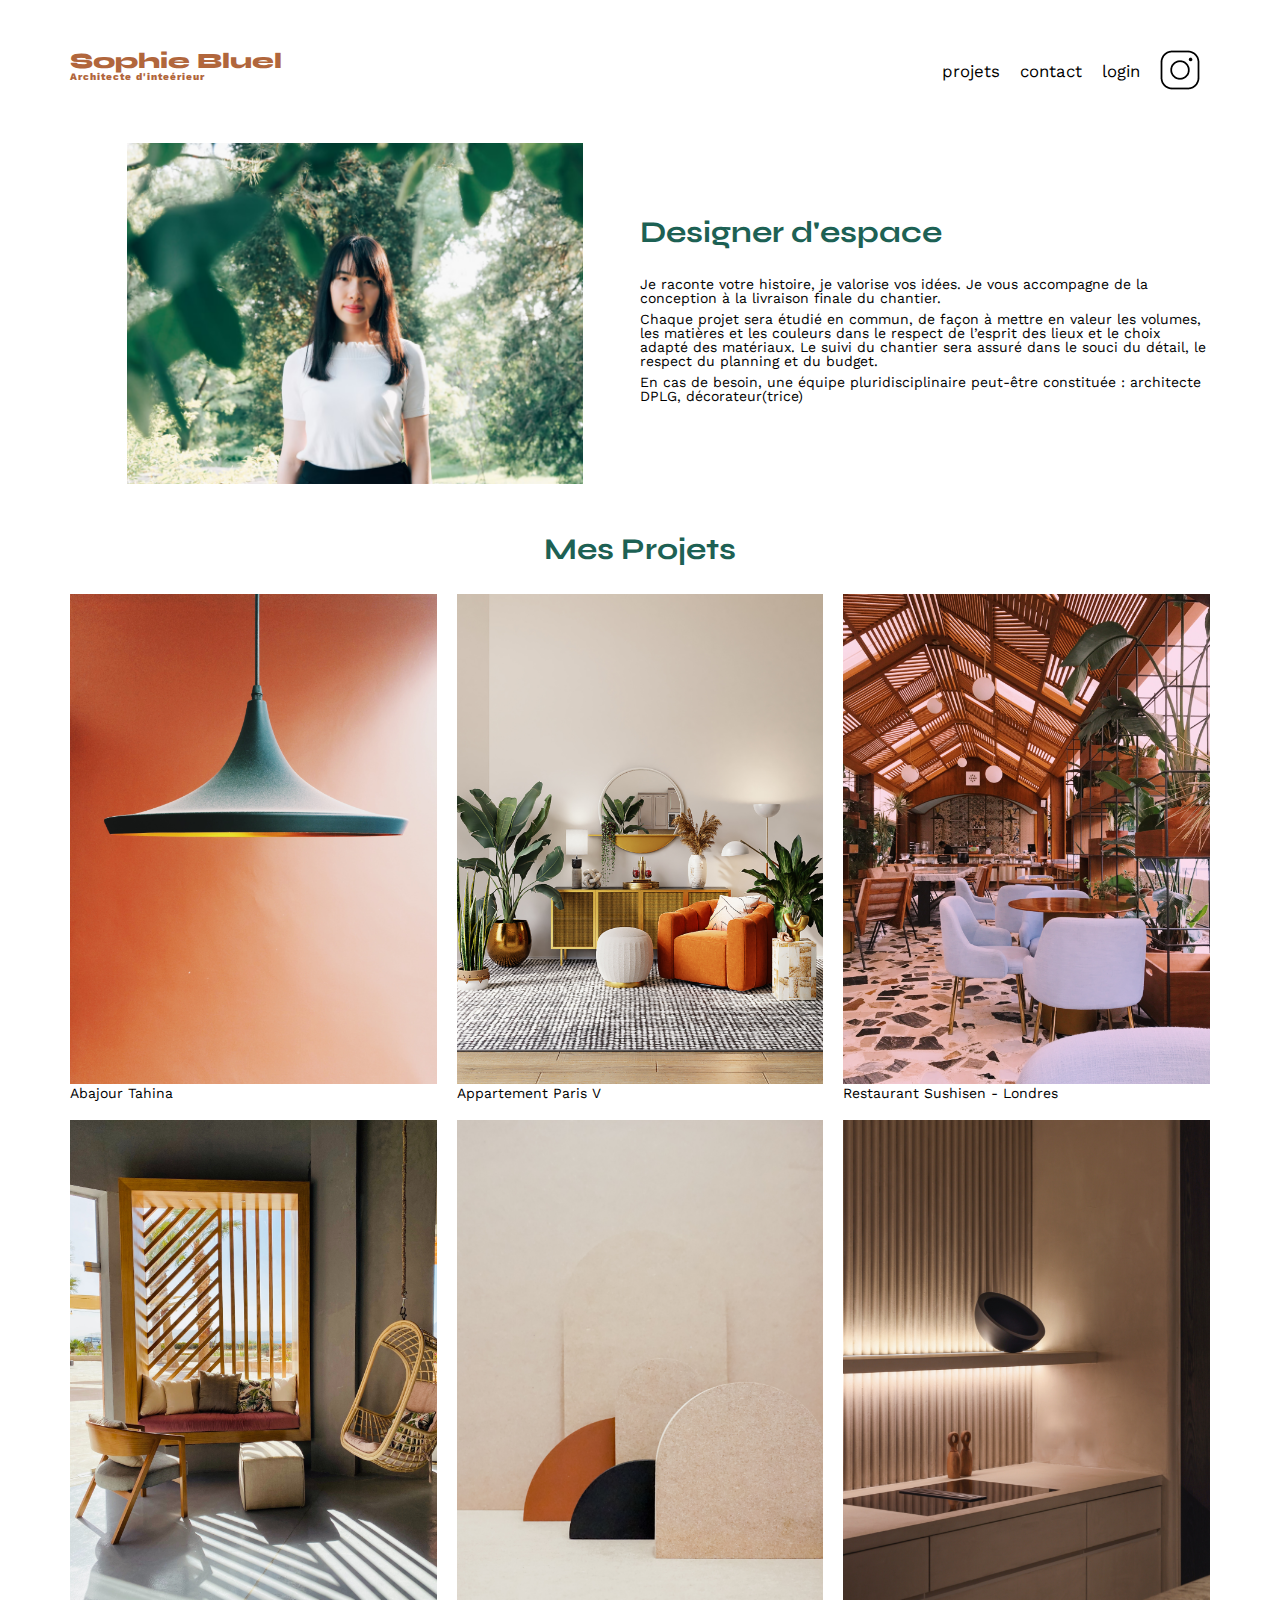
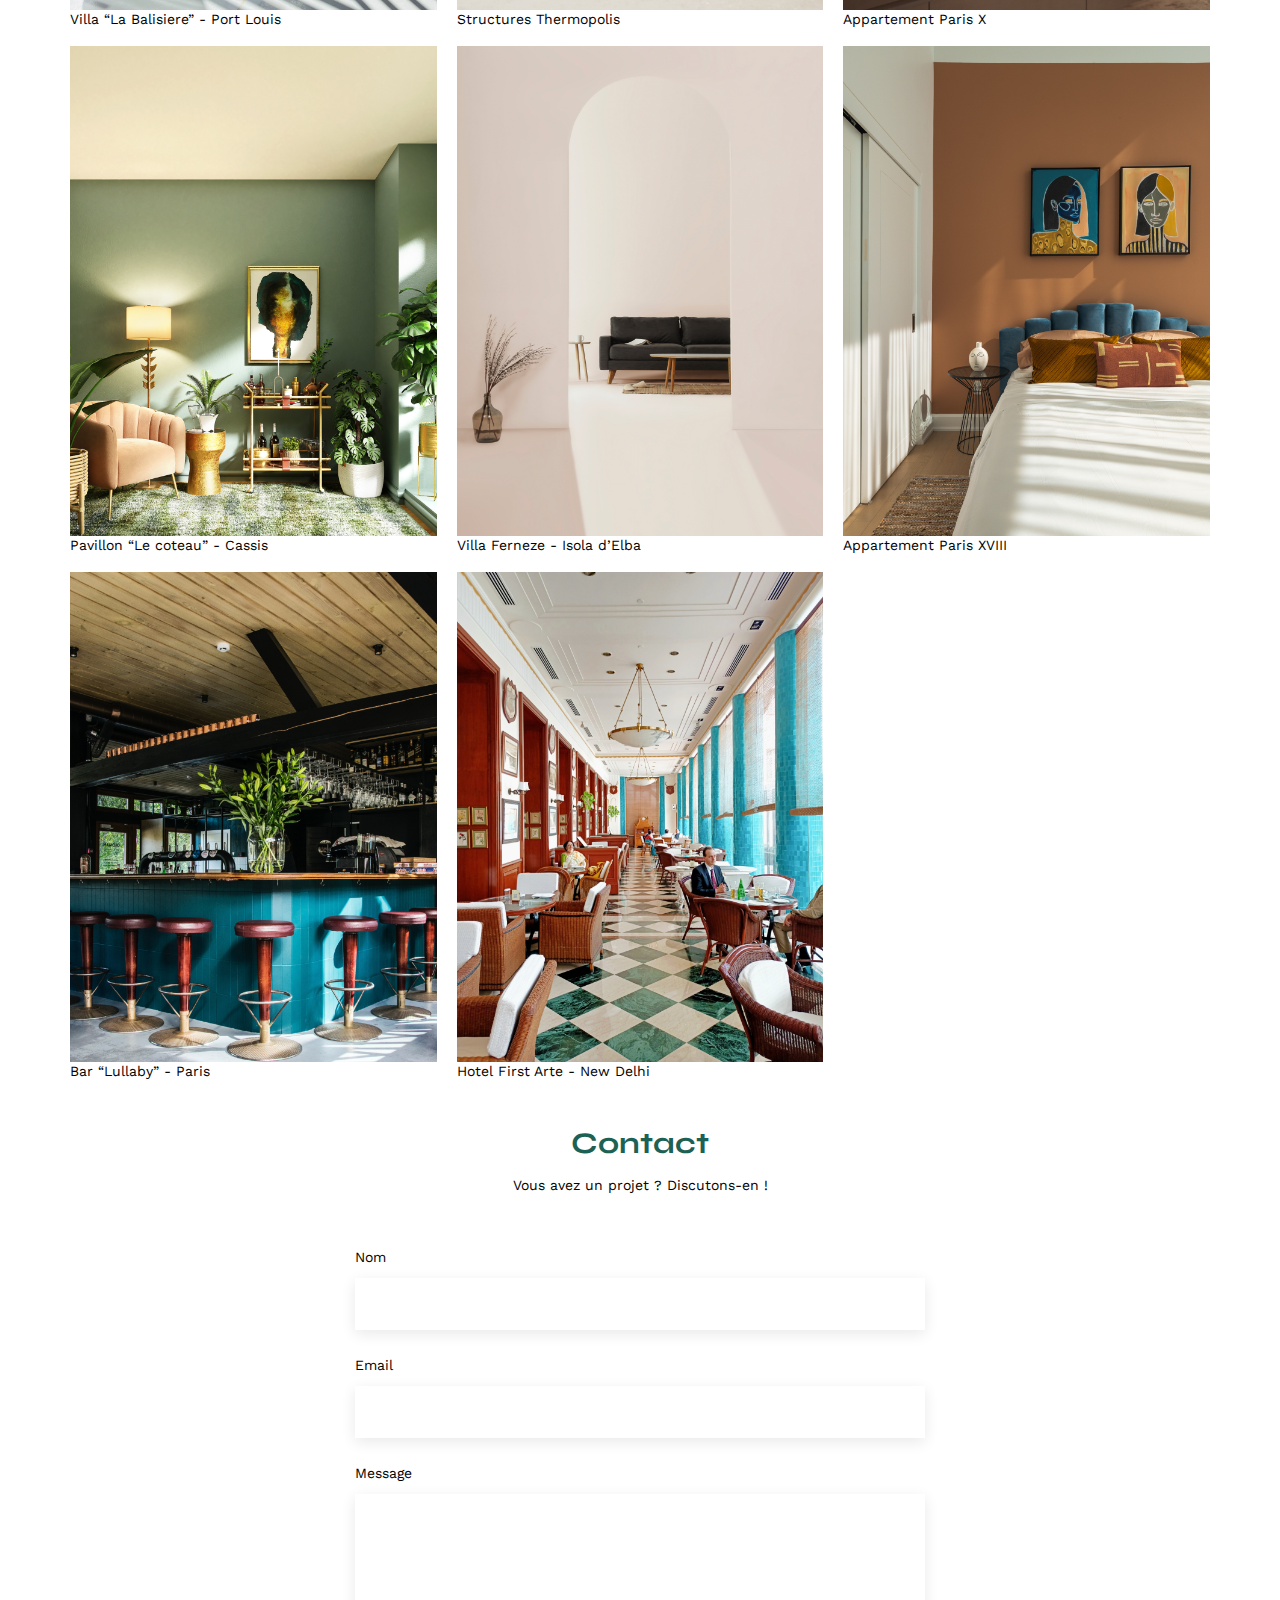
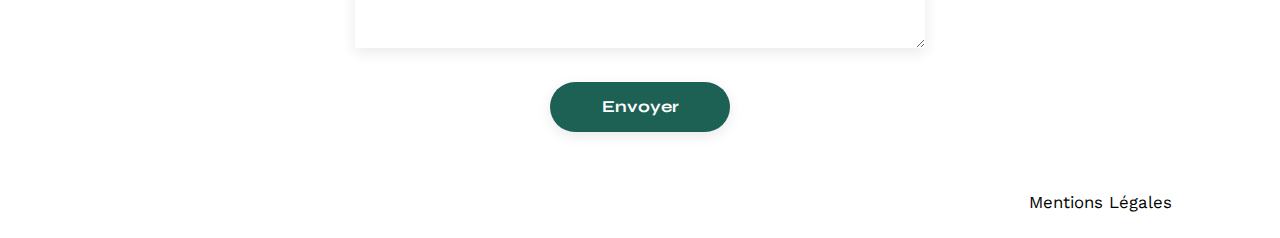
<file: FrontEnd/index.html>
<!DOCTYPE html>
<html lang="fr">
<head>
	<meta charset="UTF-8">
	<title>Sophie Bluel - Architecte d'intérieur</title>
	<meta name="viewport" content="width=device-width, initial-scale=1.0">
	<link rel="preconnect" href="https://fonts.googleapis.com">
	<link rel="preconnect" href="https://fonts.gstatic.com" crossorigin>
	<link href="https://fonts.googleapis.com/css2?family=Syne:wght@700;800&family=Work+Sans&display=swap" rel="stylesheet">
	<meta name="description" content="">
	<link rel="stylesheet" href="./assets/style.css">
	<script type="text/javascript" src="projets.js" async></script>
	<script type="text/javascript" src="modif.js" async></script>
	<script type="text/javascript" src="islogged.js" async></script>
	<script type="text/javascript" src="ajout.js" async></script>
	<script type="text/javascript" src="import.js" async></script>
	<script type="text/javascript" src="delete.js" async></script>
</head>
<body>
	<!-- Bandeau édition -->
	<div class="editor" class="edition">
		<svg xmlns="http://www.w3.org/2000/svg" width="17" height="17" viewBox="0 0 17 17" fill="none">
			<path d="M14.0229 2.18576L14.3939 2.55679C14.6821 2.84503 14.6821 3.31113 14.3939 3.5963L13.5016 4.49169L12.0879 3.07808L12.9803 2.18576C13.2685 1.89751 13.7346 1.89751 14.0198 2.18576H14.0229ZM6.93332 8.23578L11.0484 4.11759L12.4621 5.53121L8.34387 9.64633C8.25494 9.73525 8.14455 9.79964 8.02496 9.83337L6.23111 10.3455L6.7432 8.55162C6.77693 8.43203 6.84133 8.32164 6.93025 8.23271L6.93332 8.23578ZM11.9408 1.14625L5.89074 7.1932C5.62397 7.45998 5.43078 7.78808 5.32959 8.14685L4.4526 11.2133C4.379 11.4708 4.44953 11.7468 4.63965 11.9369C4.82977 12.127 5.10574 12.1976 5.36332 12.124L8.42973 11.247C8.79156 11.1427 9.11967 10.9495 9.38338 10.6858L15.4334 4.63888C16.2951 3.77722 16.2951 2.37894 15.4334 1.51728L15.0624 1.14625C14.2007 0.284585 12.8024 0.284585 11.9408 1.14625ZM3.19844 2.34214C1.70816 2.34214 0.5 3.55031 0.5 5.04058V13.3812C0.5 14.8715 1.70816 16.0796 3.19844 16.0796H11.5391C13.0293 16.0796 14.2375 14.8715 14.2375 13.3812V9.94683C14.2375 9.539 13.9094 9.21089 13.5016 9.21089C13.0937 9.21089 12.7656 9.539 12.7656 9.94683V13.3812C12.7656 14.0589 12.2167 14.6078 11.5391 14.6078H3.19844C2.52076 14.6078 1.97188 14.0589 1.97188 13.3812V5.04058C1.97188 4.36291 2.52076 3.81402 3.19844 3.81402H6.63281C7.04065 3.81402 7.36875 3.48591 7.36875 3.07808C7.36875 2.67025 7.04065 2.34214 6.63281 2.34214H3.19844Z" fill="white"/>
		  </svg>
		Mode édition
	</div>
	<header>
		<h1>Sophie Bluel <span>Architecte d'inteérieur</span></h1>
			<nav>
				<ul>
					<li>projets</li>
					<li><a href="#contact">contact</a></li>
					<li><a href="login.html" class="login-link">login</a></li>
					<li><img src="./assets/icons/instagram.png" alt="Instagram"></li>
				</ul>
			</nav>
	</header>
	<main>
		<section id="introduction">
			<figure>
				<img src="./assets/images/sophie-bluel.png" alt="">
			</figure>
			<article>
				<h2>Designer d'espace</h2>
				<p>Je raconte votre histoire, je valorise vos idées. Je vous accompagne de la conception à la livraison finale du chantier.</p>
				<p>Chaque projet sera étudié en commun, de façon à mettre en valeur les volumes, les matières et les couleurs dans le respect de l’esprit des lieux et le choix adapté des matériaux. Le suivi du chantier sera assuré dans le souci du détail, le respect du planning et du budget.</p>
				<p>En cas de besoin, une équipe pluridisciplinaire peut-être constituée : architecte DPLG, décorateur(trice)</p>
			</article>
		</section>
		<section id="portfolio">
		
			<h2>Mes Projets
				<p class="modifier " class="edition">
					<svg xmlns="http://www.w3.org/2000/svg" width="16" height="16" viewBox="0 0 16 16" fill="none">
					<path d="M13.5229 1.68576L13.8939 2.05679C14.1821 2.34503 14.1821 2.81113 13.8939 3.0963L13.0016 3.99169L11.5879 2.57808L12.4803 1.68576C12.7685 1.39751 13.2346 1.39751 13.5198 1.68576H13.5229ZM6.43332 7.73578L10.5484 3.61759L11.9621 5.03121L7.84387 9.14633C7.75494 9.23525 7.64455 9.29964 7.52496 9.33337L5.73111 9.84546L6.2432 8.05162C6.27693 7.93203 6.34133 7.82164 6.43025 7.73271L6.43332 7.73578ZM11.4408 0.646245L5.39074 6.6932C5.12397 6.95998 4.93078 7.28808 4.82959 7.64685L3.9526 10.7133C3.879 10.9708 3.94953 11.2468 4.13965 11.4369C4.32977 11.627 4.60574 11.6976 4.86332 11.624L7.92973 10.747C8.29156 10.6427 8.61967 10.4495 8.88338 10.1858L14.9334 4.13888C15.7951 3.27722 15.7951 1.87894 14.9334 1.01728L14.5624 0.646245C13.7007 -0.215415 12.3024 -0.215415 11.4408 0.646245ZM2.69844 1.84214C1.20816 1.84214 0 3.05031 0 4.54058V12.8812C0 14.3715 1.20816 15.5796 2.69844 15.5796H11.0391C12.5293 15.5796 13.7375 14.3715 13.7375 12.8812V9.44683C13.7375 9.039 13.4094 8.71089 13.0016 8.71089C12.5937 8.71089 12.2656 9.039 12.2656 9.44683V12.8812C12.2656 13.5589 11.7167 14.1078 11.0391 14.1078H2.69844C2.02076 14.1078 1.47188 13.5589 1.47188 12.8812V4.54058C1.47188 3.86291 2.02076 3.31402 2.69844 3.31402H6.13281C6.54065 3.31402 6.86875 2.98591 6.86875 2.57808C6.86875 2.17025 6.54065 1.84214 6.13281 1.84214H2.69844Z" fill="black"/>
			  		</svg>
				modifier
				</p>
			</h2>
			<!-- modification user + overlay -->
			<dialog class="modification" role="dialog" id="dialog">
				<div class="overlay">
					<div class="pannel">
						<!-- div 1 liste class open-->
						<div class="visible liste">
							<svg class="close-pannel" xmlns="http://www.w3.org/2000/svg" width="24" height="24" viewBox="0 0 24 24" fill="none">
								<path d="M17.6546 8.05106C18.1235 7.58214 18.1235 6.82061 17.6546 6.35169C17.1856 5.88277 16.4241 5.88277 15.9552 6.35169L12.005 10.3056L8.05106 6.35544C7.58214 5.88652 6.82061 5.88652 6.35169 6.35544C5.88277 6.82436 5.88277 7.58589 6.35169 8.05481L10.3056 12.005L6.35544 15.9589C5.88652 16.4279 5.88652 17.1894 6.35544 17.6583C6.82436 18.1272 7.58589 18.1272 8.05481 17.6583L12.005 13.7044L15.9589 17.6546C16.4279 18.1235 17.1894 18.1235 17.6583 17.6546C18.1272 17.1856 18.1272 16.4241 17.6583 15.9552L13.7044 12.005L17.6546 8.05106Z" fill="black"/>
							</svg>
							<p class="title">Galerie Photo</p>
							<div id="gallery-modification">
							</div>
							<div id="line"></div>
							<div>
								<button type="button" id="ajout" role="button">ajouter une photo</button>
							</div>
						</div>
						<!-- div 2 class close-->
						<div class="hidden import-photo">
							<svg class="close-pannel" xmlns="http://www.w3.org/2000/svg" width="24" height="24" viewBox="0 0 24 24" fill="none">
								<path d="M17.6546 8.05106C18.1235 7.58214 18.1235 6.82061 17.6546 6.35169C17.1856 5.88277 16.4241 5.88277 15.9552 6.35169L12.005 10.3056L8.05106 6.35544C7.58214 5.88652 6.82061 5.88652 6.35169 6.35544C5.88277 6.82436 5.88277 7.58589 6.35169 8.05481L10.3056 12.005L6.35544 15.9589C5.88652 16.4279 5.88652 17.1894 6.35544 17.6583C6.82436 18.1272 7.58589 18.1272 8.05481 17.6583L12.005 13.7044L15.9589 17.6546C16.4279 18.1235 17.1894 18.1235 17.6583 17.6546C18.1272 17.1856 18.1272 16.4241 17.6583 15.9552L13.7044 12.005L17.6546 8.05106Z" fill="black"/>
							</svg>
							<p class="title">Ajout Photo</p>
							<div class="ajout-photo">
								<svg xmlns="http://www.w3.org/2000/svg" width="70" height="61" viewBox="0 0 70 61" fill="none">
									<path d="M60.5517 6.88793C61.7228 6.88793 62.681 7.84612 62.681 9.01724V51.5768L62.0156 50.7118L43.9165 27.2894C43.3176 26.5042 42.3727 26.0517 41.3879 26.0517C40.4031 26.0517 39.4715 26.5042 38.8594 27.2894L27.8136 41.5824L23.7546 35.8998C23.1557 35.0614 22.1975 34.569 21.1595 34.569C20.1214 34.569 19.1632 35.0614 18.5644 35.9131L7.91783 50.8183L7.31896 51.6434V51.6034V9.01724C7.31896 7.84612 8.27715 6.88793 9.44827 6.88793H60.5517ZM9.44827 0.5C4.75048 0.5 0.93103 4.31945 0.93103 9.01724V51.6034C0.93103 56.3012 4.75048 60.1207 9.44827 60.1207H60.5517C65.2495 60.1207 69.069 56.3012 69.069 51.6034V9.01724C69.069 4.31945 65.2495 0.5 60.5517 0.5H9.44827ZM20.0948 26.0517C20.9337 26.0517 21.7644 25.8865 22.5394 25.5655C23.3144 25.2444 24.0186 24.7739 24.6118 24.1807C25.2049 23.5876 25.6755 22.8834 25.9965 22.1083C26.3175 21.3333 26.4828 20.5027 26.4828 19.6638C26.4828 18.8249 26.3175 17.9943 25.9965 17.2192C25.6755 16.4442 25.2049 15.74 24.6118 15.1468C24.0186 14.5537 23.3144 14.0831 22.5394 13.7621C21.7644 13.4411 20.9337 13.2759 20.0948 13.2759C19.2559 13.2759 18.4253 13.4411 17.6503 13.7621C16.8752 14.0831 16.171 14.5537 15.5779 15.1468C14.9847 15.74 14.5142 16.4442 14.1931 17.2192C13.8721 17.9943 13.7069 18.8249 13.7069 19.6638C13.7069 20.5027 13.8721 21.3333 14.1931 22.1083C14.5142 22.8834 14.9847 23.5876 15.5779 24.1807C16.171 24.7739 16.8752 25.2444 17.6503 25.5655C18.4253 25.8865 19.2559 26.0517 20.0948 26.0517Z" fill="#B9C5CC"/>
								</svg>
								<input type="file" id="imageUpload" accept="image/*" style="display: none;">
								<button class="button" id="addButton">+ Ajouter photo</button>
								<p class="paragraphe">jpg, png : 4mo max</p>
							</div>	
							<form class="ajout-text" action="#" method="post">
								<label for="titre">Titre</label>
								<input id="titre" type="text">
								<label for="categorie">Catégorie</label>
								<select id="categorie">
									<!-- appel des categorie via fetch -->
								</select>
								<div id="line"></div>
								<div>
									<input type="submit" id="valider" value="Valider">
								</div>
							</form>
						</div>
					</div>
				</div>
			</dialog>

			<!-- contenu basique éffacé par le projets.js-->
			<div class="gallery">
				<figure>
					<img src="assets/images/abajour-tahina.png" alt="Abajour Tahina">
					<figcaption>Abajour Tahina</figcaption>
				</figure>
				<figure>
					<img src="assets/images/appartement-paris-v.png" alt="Appartement Paris V">
					<figcaption>Appartement Paris V</figcaption>
				</figure>
				<figure>
					<img src="assets/images/restaurant-sushisen-londres.png" alt="Restaurant Sushisen - Londres">
					<figcaption>Restaurant Sushisen - Londres</figcaption>
				</figure>
				<figure>
					<img src="assets/images/la-balisiere.png" alt="Villa “La Balisiere” - Port Louis">
					<figcaption>Villa “La Balisiere” - Port Louis</figcaption>
				</figure>
				<figure>
					<img src="assets/images/structures-thermopolis.png" alt="Structures Thermopolis">
					<figcaption>Structures Thermopolis</figcaption>
				</figure>
				<figure>
					<img src="assets/images/appartement-paris-x.png" alt="Appartement Paris X">
					<figcaption>Appartement Paris X</figcaption>
				</figure>
				<figure>
					<img src="assets/images/le-coteau-cassis.png" alt="Pavillon “Le coteau” - Cassis">
					<figcaption>Pavillon “Le coteau” - Cassis</figcaption>
				</figure>
				<figure>
				<img src="assets/images/villa-ferneze.png" alt="Villa Ferneze - Isola d’Elba">
				<figcaption>Villa Ferneze - Isola d’Elba</figcaption>
				</figure>
				<figure>
					<img src="assets/images/appartement-paris-xviii.png" alt="Appartement Paris XVIII">
					<figcaption>Appartement Paris XVIII</figcaption>
				</figure>
				<figure>
					<img src="assets/images/bar-lullaby-paris.png" alt="Bar “Lullaby” - Paris">
					<figcaption>Bar “Lullaby” - Paris</figcaption>
				</figure>
				<figure>
					<img src="assets/images/hotel-first-arte-new-delhi.png" alt="Hotel First Arte - New Delhi">
					<figcaption>Hotel First Arte - New Delhi</figcaption>
				</figure>
			</div>
		</section>
		<section id="contact">
			<h2>Contact</h2>
			<p>Vous avez un projet ? Discutons-en !</p>
			<form action="#" method="post">
				<label for="name">Nom</label>
				<input type="text" name="name" id="name">
				<label for="email">Email</label>
				<input type="email" name="email" id="email">
				<label for="message">Message</label>
				<textarea name="message" id="message" cols="30" rows="10"></textarea>
				<input type="submit" value="Envoyer">
			</form>
		</section>
	</main>

	<footer>
		<nav>
			<ul>
				<li>Mentions Légales</li>
			</ul>
		</nav>
	</footer>
</body>
</html>
</file>
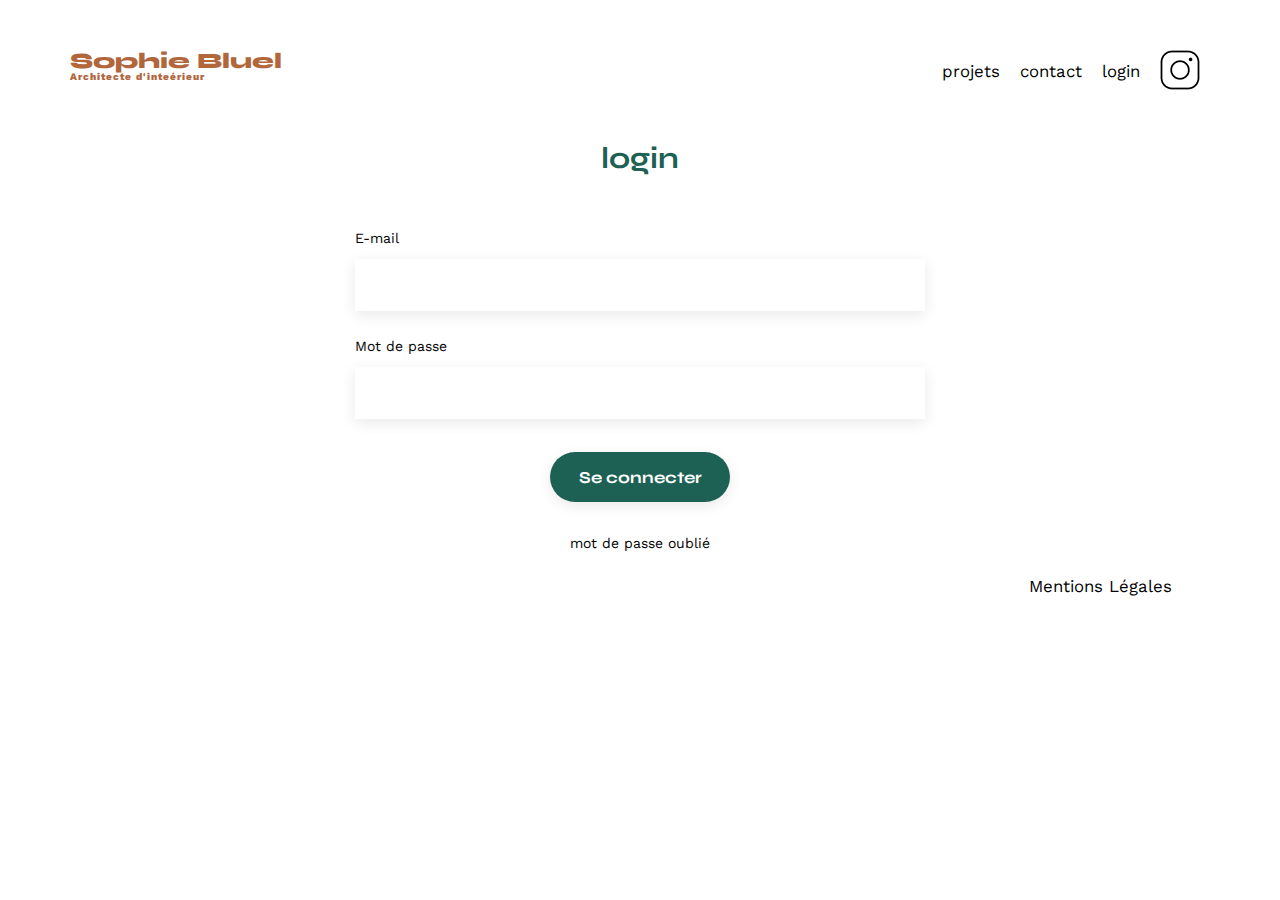
<file: FrontEnd/login.html>
<!DOCTYPE html>
<html lang="fr">
<head>
	<meta charset="UTF-8">
	<title>Sophie Bluel - Architecte d'intérieur</title>
	<meta name="viewport" content="width=device-width, initial-scale=1.0">
	<link rel="preconnect" href="https://fonts.googleapis.com">
	<link rel="preconnect" href="https://fonts.gstatic.com" crossorigin>
	<link href="https://fonts.googleapis.com/css2?family=Syne:wght@700;800&family=Work+Sans&display=swap" rel="stylesheet">
	<meta name="description" content="">
	<link rel="stylesheet" href="./assets/style.css">
	<script type="module" src="login.js" defer></script>
</head>
<body>
<header>
	<h1>Sophie Bluel <span>Architecte d'inteérieur</span></h1>
	<nav>
		<ul>
			<li><a href="index.html">projets</a></li>
			<li>contact</li>
			<li><a href="login.html">login</a></li>
			<li><img src="./assets/icons/instagram.png" alt="Instagram"></li>
		</ul>
	</nav>
</header>
<main>
	<section id="contact">
		<h2>login</h2>
		<form action="#" method="post">
			<label for="email">E-mail</label>
			<input type="email" name="email" id="email">
			<label for="password">Mot de passe</label>
			<input type="text" name="password" id="password">
			<input type="submit" value="Se connecter"  onclick="login()">
		</form>
		<p>mot de passe oublié</p>
	</section>
</main>
<footer>
	<nav>
		<ul>
			<li>Mentions Légales</li>
		</ul>
	</nav>
</footer>
</body>
</html>
</file>
<file: FrontEnd/assets/style.css>
/* http://meyerweb.com/eric/tools/css/reset/
   v2.0 | 20110126
   License: none (public domain)
*/
:root {
	--green-color: #1D6154;
	--brown-color: #B1663C;
	--gray-color: #A7A7A7; 
}
/* 
*/

html, body, div, span, applet, object, iframe,
h1, h2, h3, h4, h5, h6, p, blockquote, pre,
a, abbr, acronym, address, big, cite, code,
del, dfn, em, img, ins, kbd, q, s, samp,
small, strike, strong, sub, sup, tt, var,
b, u, i, center,
dl, dt, dd, ol, ul, li,
fieldset, form, label, legend,
table, caption, tbody, tfoot, thead, tr, th, td,
article, aside, canvas, details, embed,
figure, figcaption, footer, header, hgroup,
menu, nav, output, ruby, section, summary,
time, mark, audio, video {
	margin: 0;
	padding: 0;
	border: 0;
	font-size: 100%;
	font: inherit;
	vertical-align: baseline;
}
/* HTML5 display-role reset for older browsers */
article, aside, details, figcaption, figure,
footer, header, hgroup, menu, nav, section {
	display: block;
}
body {
	line-height: 1;
}
ol, ul {
	list-style: none;
}
blockquote, q {
	quotes: none;
}
blockquote:before, blockquote:after,
q:before, q:after {
	content: '';
	content: none;
}
table {
	border-collapse: collapse;
	border-spacing: 0;
}
/** end reset css**/
body {
	max-width: 1140px;
	margin:auto;
	font-family: 'Work Sans' ;
	font-size: 14px;
}
header {
	display: flex;
	justify-content: space-between;
	margin: 50px 0
}
section {
	margin: 50px 0
}

h1{
	display: flex;
	flex-direction: column;
	font-family: 'Syne';
	font-size: 22px;
	font-weight: 800;
	color: var(--brown-color);
}

h1 > span {
	font-family: 'Work Sans';
	font-size:10px;
	letter-spacing: 0.1em;
;
}

h2{
	font-family: 'Syne';
	font-weight: 700;
	font-size: 30px;
	color: var(--green-color);
}
nav ul {
	display: flex;
	align-items: center;
	
	
}
nav li {
	padding: 0 10px;
	font-size: 1.2em;
}

a {
	text-decoration: none;
	color: black;
}

a:hover {
	color: var(--brown-color);
}
.stronger {
	font-weight: 600;
}

#introduction {
	display: flex;
	align-items: center;
}
#introduction figure {
	flex: 1
}
#introduction img {
	display: block;
	margin: auto;
	width: 80%;
}

#introduction article {
	flex: 1
}
#introduction h2 {
	margin-bottom: 1em;
}

#introduction p {
	margin-bottom: 0.5em;
}
#portfolio h2 {
	text-align: center;
	margin-bottom: 1em;
}
.gallery {
	width: 100%;
	display: grid;
	grid-template-columns: 1fr 1fr 1fr;
	grid-column-gap: 20px;
	grid-row-gap: 20px;
}

.gallery img {
	width: 100%;
	height: 490px;
}
#contact {
	width: 50%;
margin: auto;
}
#contact > * {
	text-align: center;

}
#contact h2{
	margin-bottom: 20px;
}
#contact form {
	text-align: left;
	margin-top:30px;
	display: flex;
	flex-direction: column;
}

#contact input {
	height: 50px;
	font-size: 1.2em;
	border: none;
	box-shadow: 0px 4px 14px rgba(0, 0, 0, 0.09);
}
#contact label {
	margin: 2em 0 1em 0;
}
#contact textarea {
	border: none;
	box-shadow: 0px 4px 14px rgba(0, 0, 0, 0.09);
}

input[type="submit"]{
	font-family: 'Syne';
	font-weight: 700;
	color: white;
	background-color: var(--green-color);
	margin : 2em auto ;
	width: 180px;
	text-align: center;
	border-radius: 60px ;
}

footer nav ul {
	display: flex;
	justify-content: flex-end;
	margin: 2em
}

#footer-login {
	padding-top: 200px;
}

/** partie boutons filtres ***/
/** before **/
button {
	font-family: 'Syne';
	font-weight: 700;
	min-width: 100px;
	margin: 10px;
	padding: 10px 19px;
	border-radius: 60px;
	background-color: white;
	color: var(--green-color);
	border: 2px solid var(--green-color);
}

div button {
	gap: 10px;
	margin-top: 50px;
}
/** sélection **/
button:hover {
	background-color: var(--green-color);
	color:white;
	cursor: pointer;
}
/** focus sur l'un **/
button:focus {
	background-color: var(--green-color);
	color: white;
}

/** mode edition **/
.userLogged {
	padding-top: 50px;
}

.editor {
	box-sizing: border-box;
	background-color: black;
	color: white;
	display: none;
	justify-content: center;
	align-items: center;
	padding: 20px;
	font-size: 16px;
	gap: 15px
}
.userLogged .editor {
	display: flex;
	position: fixed;
	top: 0;
	left: 0;
	width: 100%;
}
.modifier {
	display: none;
	text-align: center;
	font-family: 'Work Sans';
	font-size: 14px;
	font-weight: 400;
	color: black;
}

.userLogged .modifier {
	display: inline;
	margin: 10px;
}
.titre-projet {
	display: flex;
	flex-direction: row;
	align-items: baseline;
	justify-content: center;
	padding-top: 100px;
}
.button-container {
	display: flex;
	justify-content: center;
	margin-bottom: 20px;
}

.button-container button {
    margin: 10px;

}

/** modifier les images **/
.overlay{
	position: fixed;
    top: 0;
    left: 0;
    width: 100%;
    height: 100%;
    background-color: rgba(0, 0, 0, 0.5);
    display: flex;
    justify-content: center;
    align-items: center;
}

.pannel {
	background-color: white;
	border-radius: 10px;
	width: 630px;
	height: 688px;
	display: flex;
	flex-direction: column;
	justify-content: right;
	align-items: center;
}
.pannel svg{
	align-self: end;
	padding: 10px;
}
.title{
	text-align: center;
	font-family: 'Work Sans';
	font-size: 26px;
	font-weight: 400;
}
.line{
	background-color: #B3B3B3;
	height: 1px;
	width: 420px;
	margin: 50px 0;
}
#ajout{
	height: 36px;
}
.modification {
	display: none;
}

.modification.open {
    display: unset;
}
/*** style box pop-up ***/
#gallery-modification {
	max-width: 420px;
	margin: 30px;
    display: flex;
    flex-wrap: wrap;
    justify-content:flex-start;
}
.visible div button {
	margin-top: 20px;
}
#gallery-modification img{
width: 78px;
margin: 3px;
align-items: flex-start;
}

.image-container {
    position: relative;
	gap: 4px;
}
.image-container img {
    display: block;
    width: 100%;
    height: 100px;

}
.image-container svg {
    position: absolute;
    top: 0px; 
    right: 0px; 
}
/** style ajout **/
.popup-liste {
	display: flex;
	flex-direction: column;
    align-items: center;
}
.popup-form {
	display: none;
	flex-direction: column;
    align-items: center;
}


.ajout-photo svg{
	align-self: center;
	padding-top: 13px;
	width: 76px;
	height: 76px;
	flex-shrink: 0;
}
#addButton {
	margin: 0;
	background-color: #CBD6DC;
	color: #306685;
	border-style: hidden;
}
.ajout-photo .paragraphe {
	padding: 10px;
}
.flex-center{
	display: flex;
	flex-direction: column;
}
.flex-center .title {
	margin: 20px 0;
}
.cadre-ajout {
	width: 420px;
}
.ajout-photo{
	display: flex;
	flex-direction: column;
    align-items: center;
	background-color: #E8F1F6;
	width: 100%;
	height: 169px;
	border-radius: 3px;
}
.ajout-text {
	display:flex;
	flex-direction: column;
    align-items: stretch;
	padding-bottom: 47px;
	margin-top: 20px;
}

#titre{
	height: 51px;
	border: none;;
	box-shadow: 0px 4px 14px 0px rgba(0, 0, 0, 0.09);
	margin: 10px 0;
	padding: 0 10px;
	color: #6C6C6C;
}

#titre:focus{
	color: #6C6C6C;
	background-color: white; 
}

#categorie {
	width: 100%;
	height: 51px;
	border: none;;
	box-shadow: 0px 4px 14px 0px rgba(0, 0, 0, 0.09);
	margin: 10px 0;
}
select {
	padding: 10px;
	color: #6C6C6C;
  }
.svg-delete {
	position: relative;
	top: 0;
	right: 0;
	flex-shrink: 0;
	padding: 1px;
	background-color: black;
	border-radius: 10%;
}

#svg-retour-close {
	display: flex;
	justify-content: space-between;
}

.image-container svg {
	padding: 4px;
	margin: 10px;
}

#ajout-hide {
    display: flex;
    flex-direction: column;
}

#valider-photo {
	display: flex;
	align-items: center;
}

#valider {
	background-color: var(--gray-color);
	border: none;
	height: 36px;
}

/* Gestion hover*/
.pannel svg :hover{
	cursor: pointer;
}

.userLogged .modifier:hover {
	cursor: pointer;
}

#contact input:hover {
	cursor: pointer;
}
.svg-delete:hover{
	cursor: pointer;
}
#valider:hover{
	cursor: pointer;
}
</file>
